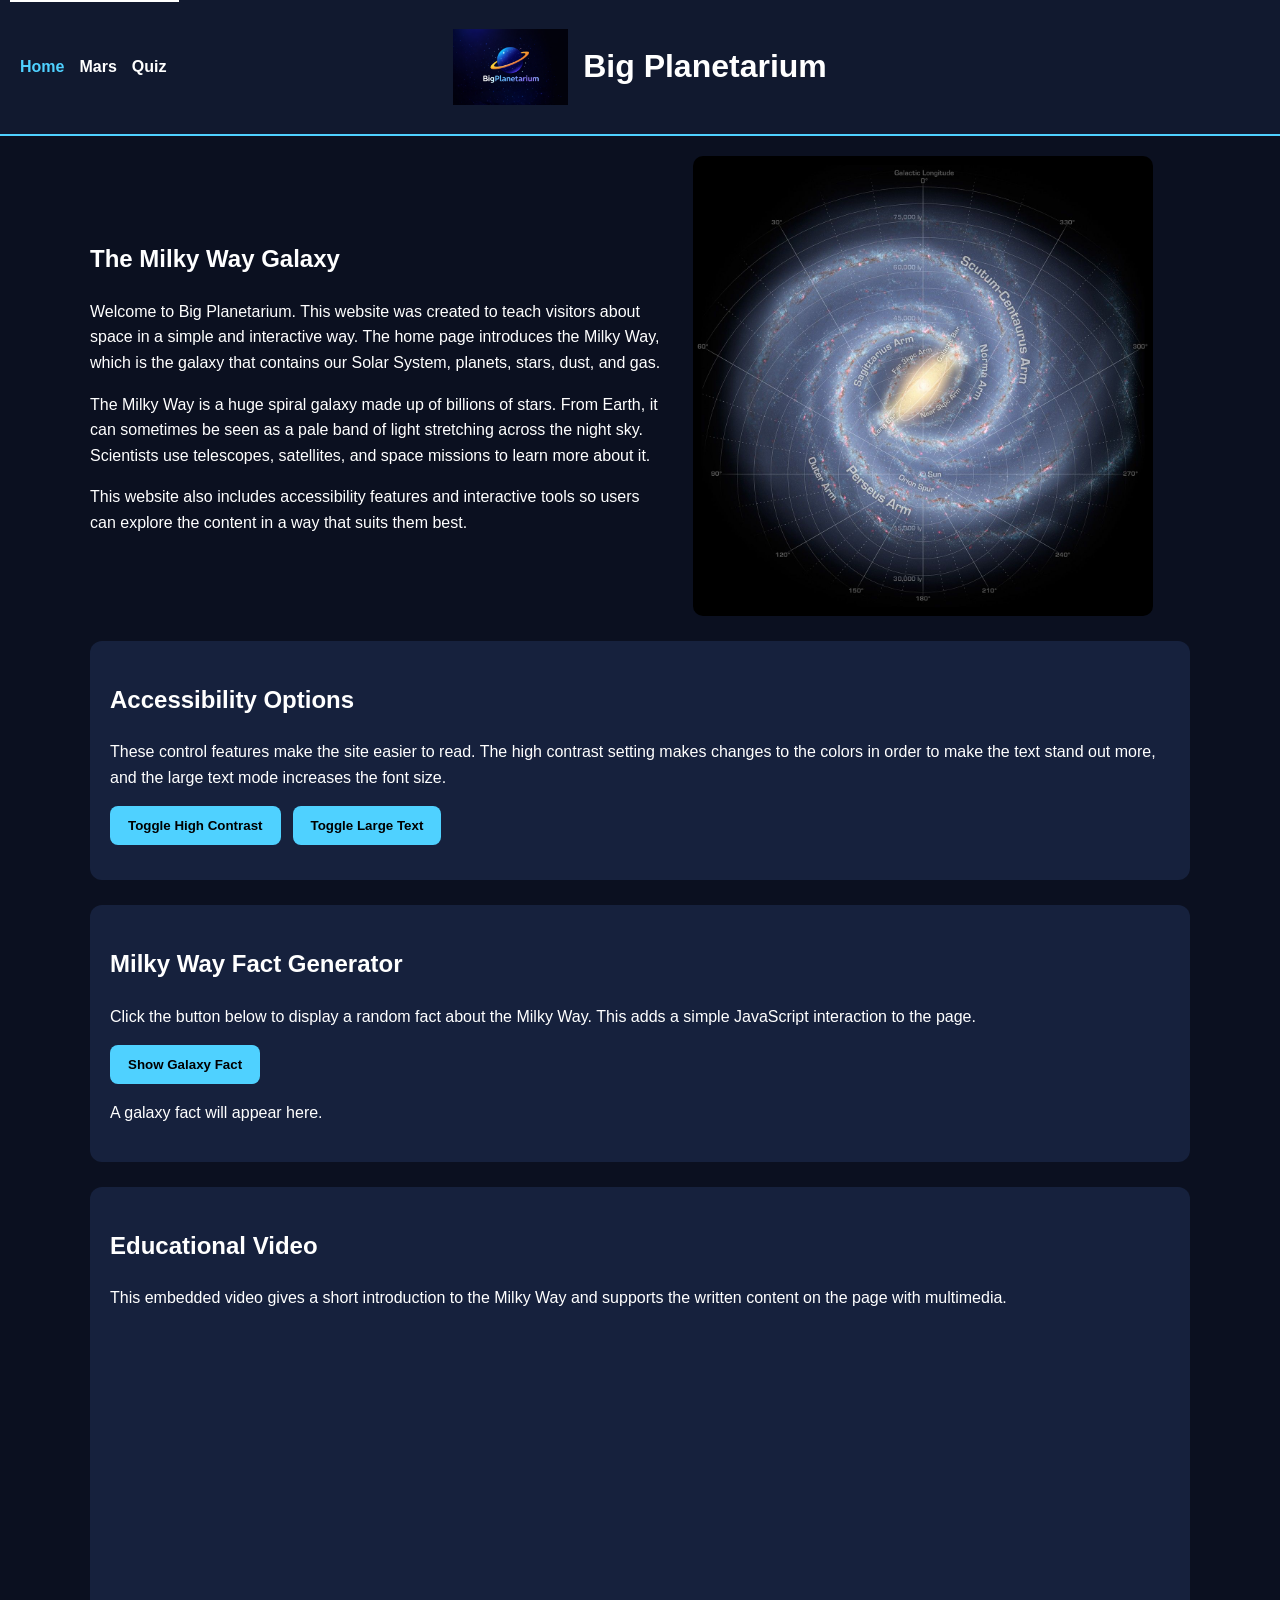
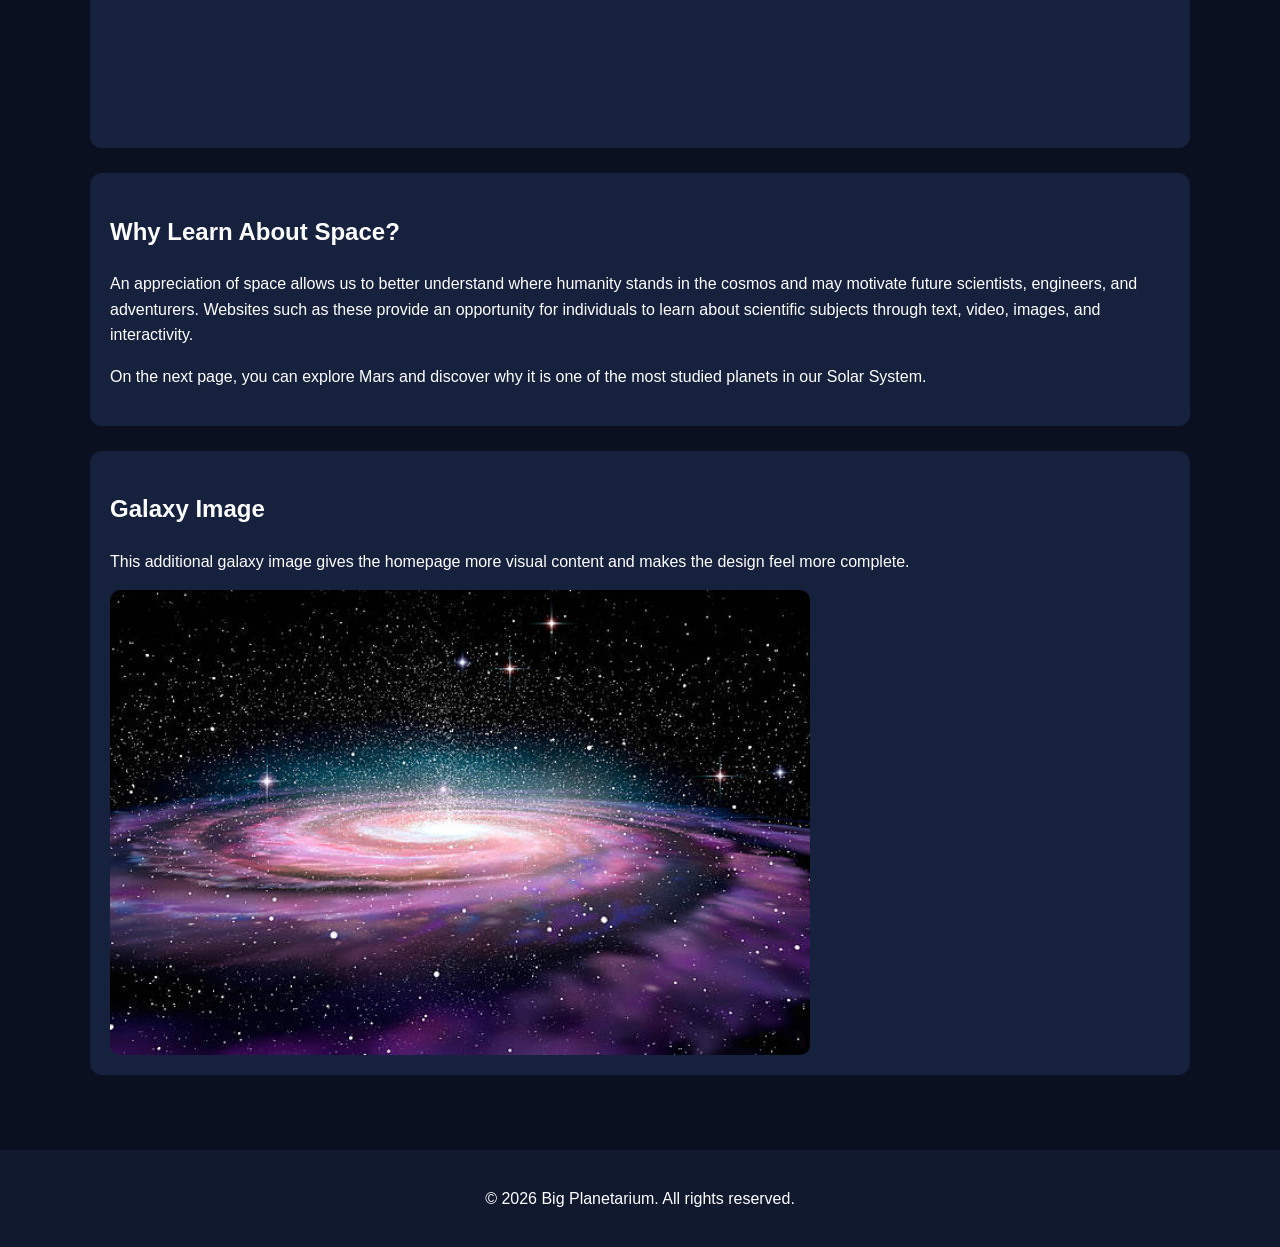
<file: assessment 2 web dev/index.html>
<!DOCTYPE html>
<html lang="en">
<head>
    <!-- Basic page setup -->
    <meta charset="UTF-8">
    <meta name="viewport" content="width=device-width, initial-scale=1.0">
    <title>Big Planetarium | Home</title>

    <!-- link the CSS file -->
    <link rel="stylesheet" href="style.css">

    <!-- Link the JavaScript file -->
    <script src="script.js"></script>
</head>
<body>
    <!-- Skip link helps keyboard users jump to the main content -->
    <a href="#main-content" class="skip-link">Skip to main content</a>

    <!-- Website header -->
    <header class="site-header">
        <!-- Main navigation on the left -->
        <nav class="left-nav">
            <ul class="nav-list">
                <li><a href="index.html" aria-current="page">Home</a></li>
                <li><a href="mars.html">Mars</a></li>
                <li><a href="quiz.html">Quiz</a></li>
            </ul>
        </nav>

        <!-- Logo and site title centered in the header -->
        <div class="brand centered-brand">
            <img src="media/logo.png" alt="Big Planetarium logo" class="logo">
            <div>
                <h1>Big Planetarium</h1>
            </div>
        </div>

       
        <div class="header-spacer" aria-hidden="true"></div>
    </header>

    <!-- Main content -->
    <main id="main-content">
        <!-- Intro section -->
        <section class="hero">
            <div class="hero-text">
                <h2>The Milky Way Galaxy</h2>
                <p>
                    Welcome to Big Planetarium. This website was created to teach visitors about space
                    in a simple and interactive way. The home page introduces the Milky Way, which is
                    the galaxy that contains our Solar System, planets, stars, dust, and gas.
                </p>
                <p>
                    The Milky Way is a huge spiral galaxy made up of billions of stars. From Earth,
                    it can sometimes be seen as a pale band of light stretching across the night sky.
                    Scientists use telescopes, satellites, and space missions to learn more about it.
                </p>
                <p>
                    This website also includes accessibility features and interactive tools so users
                    can explore the content in a way that suits them best.
                </p>
            </div>

            <div class="hero-image-box">
                <img src="media/milky-way.jpg" alt="Wide view representing the Milky Way galaxy" class="main-image">
            </div>
        </section>

        <!-- Buttons for accessibility -->
        <section class="card">
            <h2>Accessibility Options</h2>
            <p>
                These control features make the site easier to read. The high contrast setting makes
                changes to the colors in order to make the
                text stand out more, and the large text mode increases the font size.
            </p>
            <div class="button-row">
                <button id="contrast-toggle" type="button">Toggle High Contrast</button>
                <button id="text-toggle" type="button">Toggle Large Text</button>
            </div>
        </section>

        <!-- Interactive fact section -->
        <section class="card">
            <h2>Milky Way Fact Generator</h2>
            <p>
                Click the button below to display a random fact about the Milky Way. This adds a simple
                JavaScript interaction to the page.
            </p>
            <button id="home-fact-button" type="button">Show Galaxy Fact</button>
            <p id="home-fact-text">A galaxy fact will appear here.</p>
        </section>

        <!-- Video section -->
        <section class="card">
            <h2>Educational Video</h2>
            <p>
                This embedded video gives a short introduction to the Milky Way and supports the written
                content on the page with multimedia.
            </p>
            <div class="video-container">
                <iframe
                    src="https://www.youtube.com/embed/msFfjicbBIM"
                    title="Introduction to the Milky Way Galaxy"
                    allowfullscreen>
                </iframe>
            </div>
        </section>

        
        <section class="card">
            <h2>Why Learn About Space?</h2>
            <p>
                An appreciation of space allows us to better understand where humanity stands in the cosmos
                and may motivate future scientists, engineers, and adventurers. Websites such as these provide
                an opportunity for individuals to learn about scientific subjects through text, video, images, and interactivity.
            </p>
            <p>
                On the next page, you can explore Mars and discover why it is one of the most studied planets
                in our Solar System.
            </p>
        </section>
        
        <section class="card">
            <h2>Galaxy Image</h2>
            <p>
                This additional galaxy image gives the homepage more visual content and makes the design feel
                more complete. 
            </p>
            <img src="media/milky.jpg" alt="Bright spiral galaxy in space" class="extra-image">
        </section>

    </main>

    <!-- Footer -->
    <footer class="site-footer">
        <p>&copy; 2026 Big Planetarium. All rights reserved.</p>
    </footer>

    
</body>
</html>
</file>
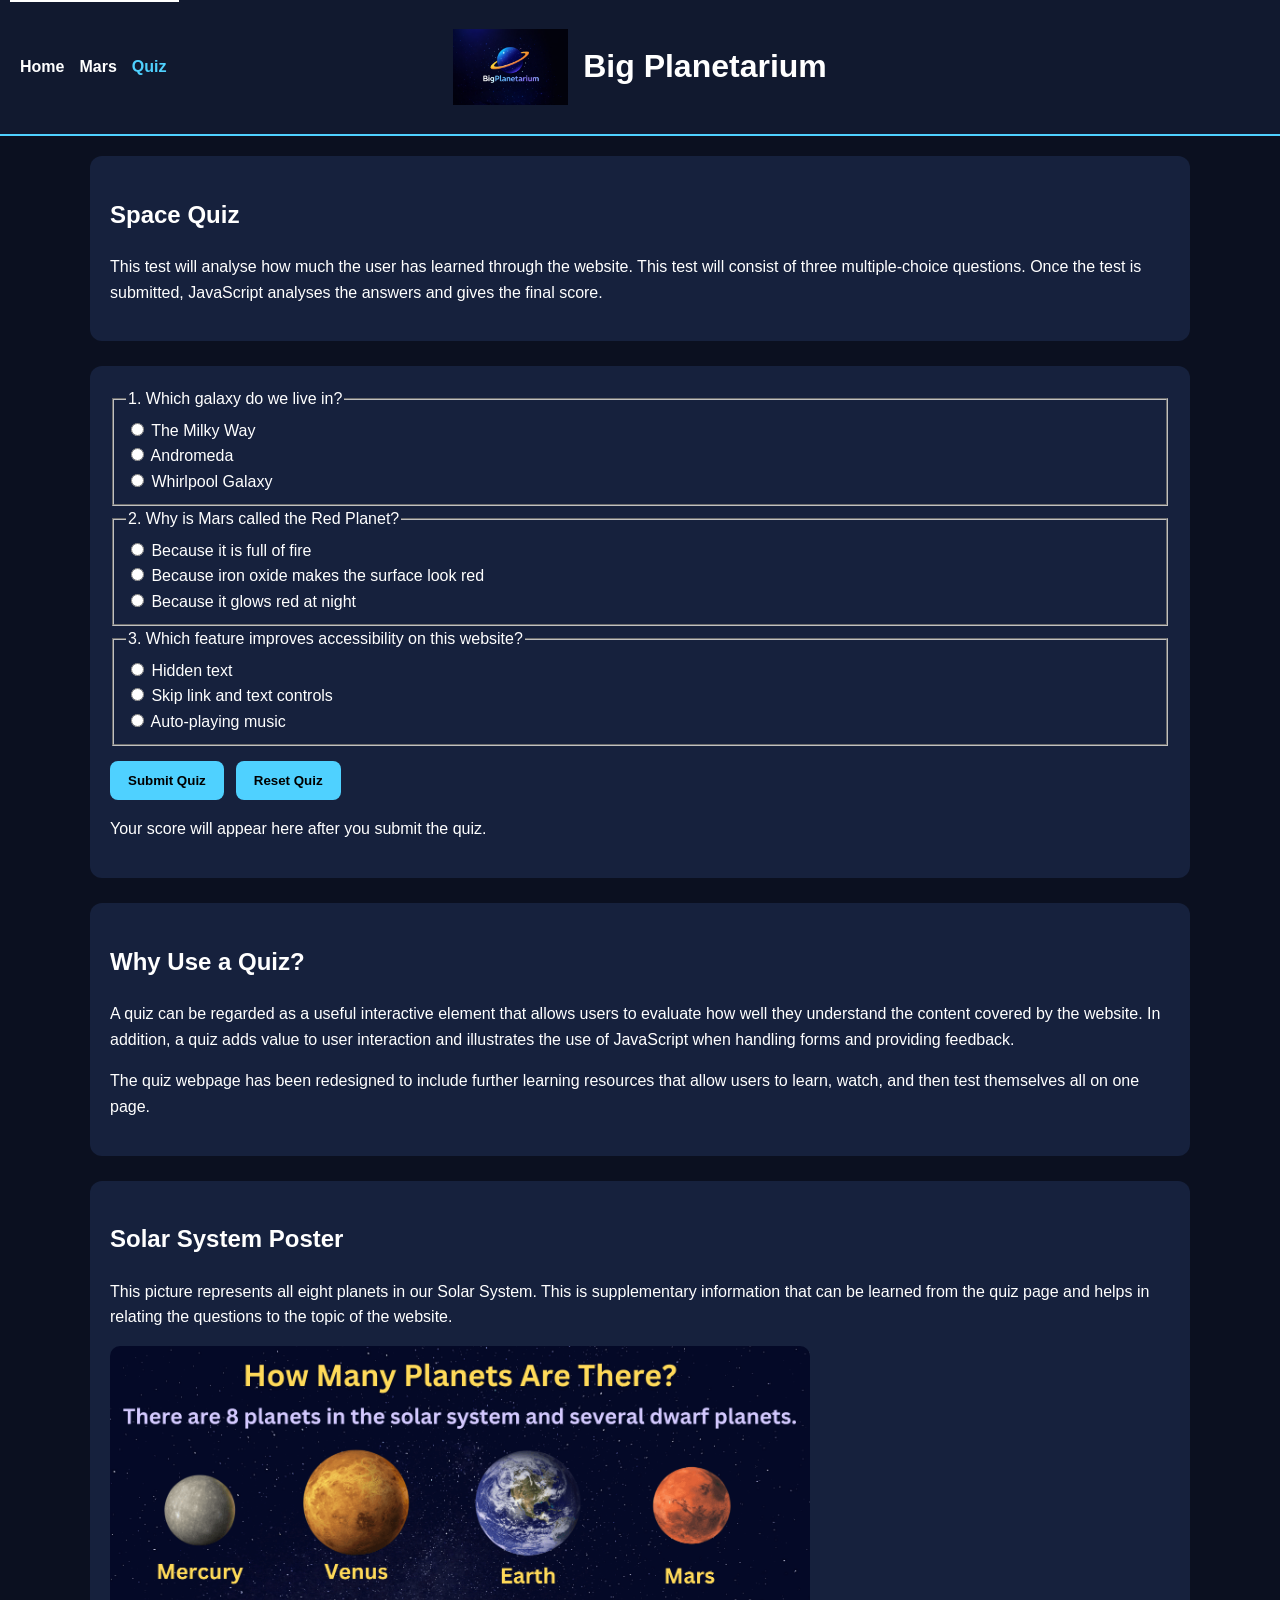
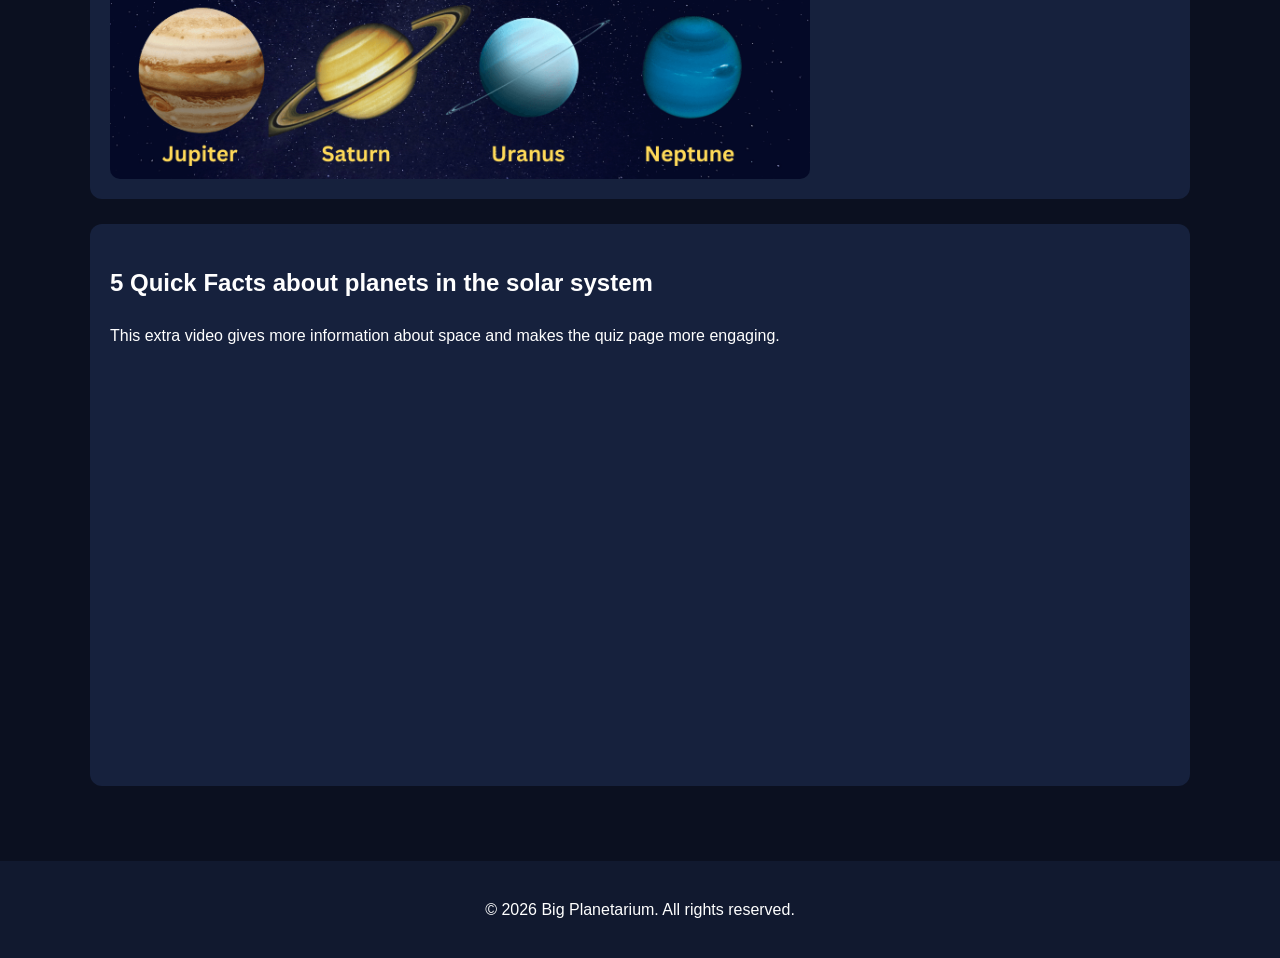
<file: assessment 2 web dev/quiz.html>
<!DOCTYPE html>
<html lang="en">
<head>
    <!-- Basic page setup -->
    <meta charset="UTF-8">
    <meta name="viewport" content="width=device-width, initial-scale=1.0">
    <title>Big Planetarium | Quiz</title>

    <!-- Link the CSS file -->
    <link rel="stylesheet" href="style.css">

    <!-- Link the JavaScript file -->
    <script src="script.js"></script>
</head>
<body>
    <!-- Skip link for accessibility -->
    <a href="#main-content" class="skip-link">Skip to main content</a>

    <!-- Website header -->
    <header class="site-header">
        <!-- Main navigation on the left -->
        <nav class="left-nav">
            <ul class="nav-list">
                <li><a href="index.html">Home</a></li>
                <li><a href="mars.html">Mars</a></li>
                <li><a href="quiz.html" aria-current="page">Quiz</a></li>
            </ul>
        </nav>

        <!-- Logo and site title centered in the header -->
        <div class="brand centered-brand">
            <img src="media/logo.png" alt="Big Planetarium logo" class="logo">
            <div>
                <h1>Big Planetarium</h1>
            </div>
        </div>

       
        <div class="header-spacer" aria-hidden="true"></div>
    </header>

    <!-- Main content -->
    <main id="main-content">
       
        <section class="card">
            <h2>Space Quiz</h2>
            <p>
                This test will analyse how much the user has learned through the website.
                This test will consist of three multiple-choice questions. Once the test is 
                submitted, JavaScript analyses the answers and gives the final score.
            </p>
        </section>

        <!-- Quiz form -->
        <section class="card">
            <form id="space-quiz">
                <!-- Question 1 -->
                <fieldset>
                    <legend>1. Which galaxy do we live in?</legend>
                    <label><input type="radio" name="q1" value="correct"> The Milky Way</label><br>
                    <label><input type="radio" name="q1" value="wrong"> Andromeda</label><br>
                    <label><input type="radio" name="q1" value="wrong"> Whirlpool Galaxy</label>
                </fieldset>

                <!-- Question 2 -->
                <fieldset>
                    <legend>2. Why is Mars called the Red Planet?</legend>
                    <label><input type="radio" name="q2" value="wrong"> Because it is full of fire</label><br>
                    <label><input type="radio" name="q2" value="correct"> Because iron oxide makes the surface look red</label><br>
                    <label><input type="radio" name="q2" value="wrong"> Because it glows red at night</label>
                </fieldset>

                <!-- Question 3 -->
                <fieldset>
                    <legend>3. Which feature improves accessibility on this website?</legend>
                    <label><input type="radio" name="q3" value="wrong"> Hidden text</label><br>
                    <label><input type="radio" name="q3" value="correct"> Skip link and text controls</label><br>
                    <label><input type="radio" name="q3" value="wrong"> Auto-playing music</label>
                </fieldset>

                <!-- Quiz buttons -->
                <div class="button-row">
                    <button type="submit">Submit Quiz</button>
                    <button type="button" id="quiz-reset">Reset Quiz</button>
                </div>
            </form>

            <!-- Quiz result -->
            <p id="quiz-feedback">Your score will appear here after you submit the quiz.</p>
        </section>

        
        <section class="card">
            <h2>Why Use a Quiz?</h2>
            <p>
                A quiz can be regarded as a useful interactive element that allows
                users to evaluate how well they understand the content covered by the website.
                In addition, a quiz adds value to user interaction and illustrates 
                the use of JavaScript when handling forms and providing feedback.
            </p>
            <p>
                The quiz webpage has been redesigned to include further learning resources
                that allow users to learn, watch, and then test themselves all on one page.
            </p>
        </section>
        
        <section class="card">
            <h2>Solar System Poster</h2>
            <p>
                This picture represents all eight planets in our Solar System. This is 
                supplementary information that can be learned from the quiz page and helps in relating the questions to the topic of the website.
            </p>
            <img src="media/How-Many-Planets-Are-There.png" alt="Poster showing the eight planets of the Solar System" class="extra-image">
        </section>

        
        <section class="card">
            <h2>5 Quick Facts about planets in the solar system</h2>
            <p>
                This extra video gives more information about space and makes the quiz page more engaging.
            </p>
            <div class="video-container">
                <iframe
                    src="https://www.youtube.com/embed/LkkCPGXGZ10"
                    title="Space educational video"
                    allowfullscreen>
                </iframe>
            </div>
        </section>

    </main>

    <!-- Footer -->
    <footer class="site-footer">
        <p>&copy; 2026 Big Planetarium. All rights reserved.</p>
    </footer>

    
</body>
</html>
</file>
<file: assessment 2 web dev/style.css>
/* Big Planetarium CSS file */

/* Basic page settings */
body {
    font-family: Arial, sans-serif;
    line-height: 1.6;
    margin: 0;
    background-color: #0b1020;
    color: #ffffff;
}

/* Skip link for keyboard users */
.skip-link {
    position: absolute;
    left: 10px;
    top: -40px;
    background: #ffffff;
    color: #000000;
    padding: 8px 12px;
    text-decoration: none;
    z-index: 1000;
}

.skip-link:focus {
    top: 10px;
}

/* Header layout */
.site-header {
    background-color: #11192f;
    padding: 20px;
    border-bottom: 2px solid #4fd1ff;
    display: flex;
    justify-content: space-between;
    align-items: center;
    gap: 20px;
    flex-wrap: wrap;
}

/* Brand area with logo and title */
.brand {
    display: flex;
    align-items: center;
    gap: 15px;
}

/* Logo size */
.logo {
    width: 85px;
    height: auto;
}

/* Small text above heading */
.small-text {
    margin: 0;
    color: #8ad8ff;
    font-size: 0.9rem;
}

/* Navigation list */
.nav-list {
    display: flex;
    list-style: none;
    gap: 15px;
    padding: 0;
    margin: 0;
}

/* Navigation links */
.nav-list a {
    color: #ffffff;
    text-decoration: none;
    font-weight: bold;
}

.nav-list a:hover,
.nav-list a[aria-current="page"] {
    color: #4fd1ff;
}

/* Main page width */
main {
    max-width: 1100px;
    margin: 0 auto;
    padding: 20px;
}

/* Hero section layout */
.hero {
    display: flex;
    gap: 25px;
    align-items: center;
    flex-wrap: wrap;
    margin-bottom: 25px;
}

/* Text side of hero section */
.hero-text {
    flex: 1 1 400px;
}

/* Image side of hero section */
.hero-image-box {
    flex: 1 1 320px;
}

/* Main images */
.main-image {
    width: 100%;
    max-width: 460px;
    height: auto;
    border-radius: 10px;
    display: block;
}


.mars-image {
    max-width: 380px;
}

/* Card sections */
.card {
    background-color: #16213d;
    padding: 20px;
    border-radius: 12px;
    margin-bottom: 25px;
}

/* Button row */
.button-row {
    display: flex;
    gap: 12px;
    flex-wrap: wrap;
    margin: 15px 0;
}

/* Buttons */
button {
    background-color: #4fd1ff;
    color: #000000;
    border: none;
    padding: 12px 18px;
    border-radius: 8px;
    cursor: pointer;
    font-weight: bold;
}

button:hover {
    background-color: #87e3ff;
}

/* Form fields */
select,
textarea {
    width: 100%;
    max-width: 600px;
    padding: 10px;
    margin-top: 8px;
    margin-bottom: 15px;
    border-radius: 8px;
    border: 1px solid #cccccc;
    font-family: Arial, sans-serif;
}

/* Video wrapper */
.video-container {
    position: relative;
    width: 100%;
    max-width: 700px;
    aspect-ratio: 16 / 9;
}

.video-container iframe {
    width: 100%;
    height: 100%;
    border: 0;
}

/* Footer */
.site-footer {
    background-color: #11192f;
    text-align: center;
    padding: 20px;
    margin-top: 30px;
}

/* Accessibility mode: high contrast */
.high-contrast {
    background-color: #000000;
    color: #ffff00;
}

.high-contrast .site-header,
.high-contrast .site-footer,
.high-contrast .card {
    background-color: #000000;
    border-color: #ffff00;
}

.high-contrast .nav-list a {
    color: #ffff00;
}

.high-contrast button {
    background-color: #ffff00;
    color: #000000;
}

/* Accessibility mode: large text */
.large-text {
    font-size: 1.15rem;
}

/* Focus outline for keyboard users */
a:focus,
button:focus,
select:focus,
textarea:focus,
input:focus {
    outline: 3px solid #ffffff;
    outline-offset: 3px;
}

/* Mobile layout */
@media (max-width: 700px) {
    .site-header {
        flex-direction: column;
        align-items: flex-start;
    }

    .nav-list {
        flex-direction: column;
    }

    .logo {
        width: 95px;
    }

    .main-image {
        max-width: 100%;
    }
}




/* Keep the navigation on the left side */
.left-nav {
    flex: 1;
}

/* Center the logo and title in the middle of the header */
.centered-brand {
    flex: 1;
    justify-content: center;
    text-align: center;
}

/* Empty spacer on the right helps keep the logo centered */
.header-spacer {
    flex: 1;
}


.logo {
    width: 115px;
    height: auto;
}


.extra-image {
    width: 100%;
    max-width: 700px;
    height: auto;
    border-radius: 10px;
    display: block;
    margin-top: 15px;
}

.small-extra-image {
    max-width: 320px;
}

/* Center videos nicely inside cards */
.video-container {
    margin-top: 15px;
}

/* On smaller screens stack the header sections */
@media (max-width: 700px) {
    .site-header {
        align-items: center;
    }

    .left-nav,
    .centered-brand,
    .header-spacer {
        flex: unset;
        width: 100%;
        text-align: center;
    }

    .nav-list {
        justify-content: center;
    }
}
</file>
